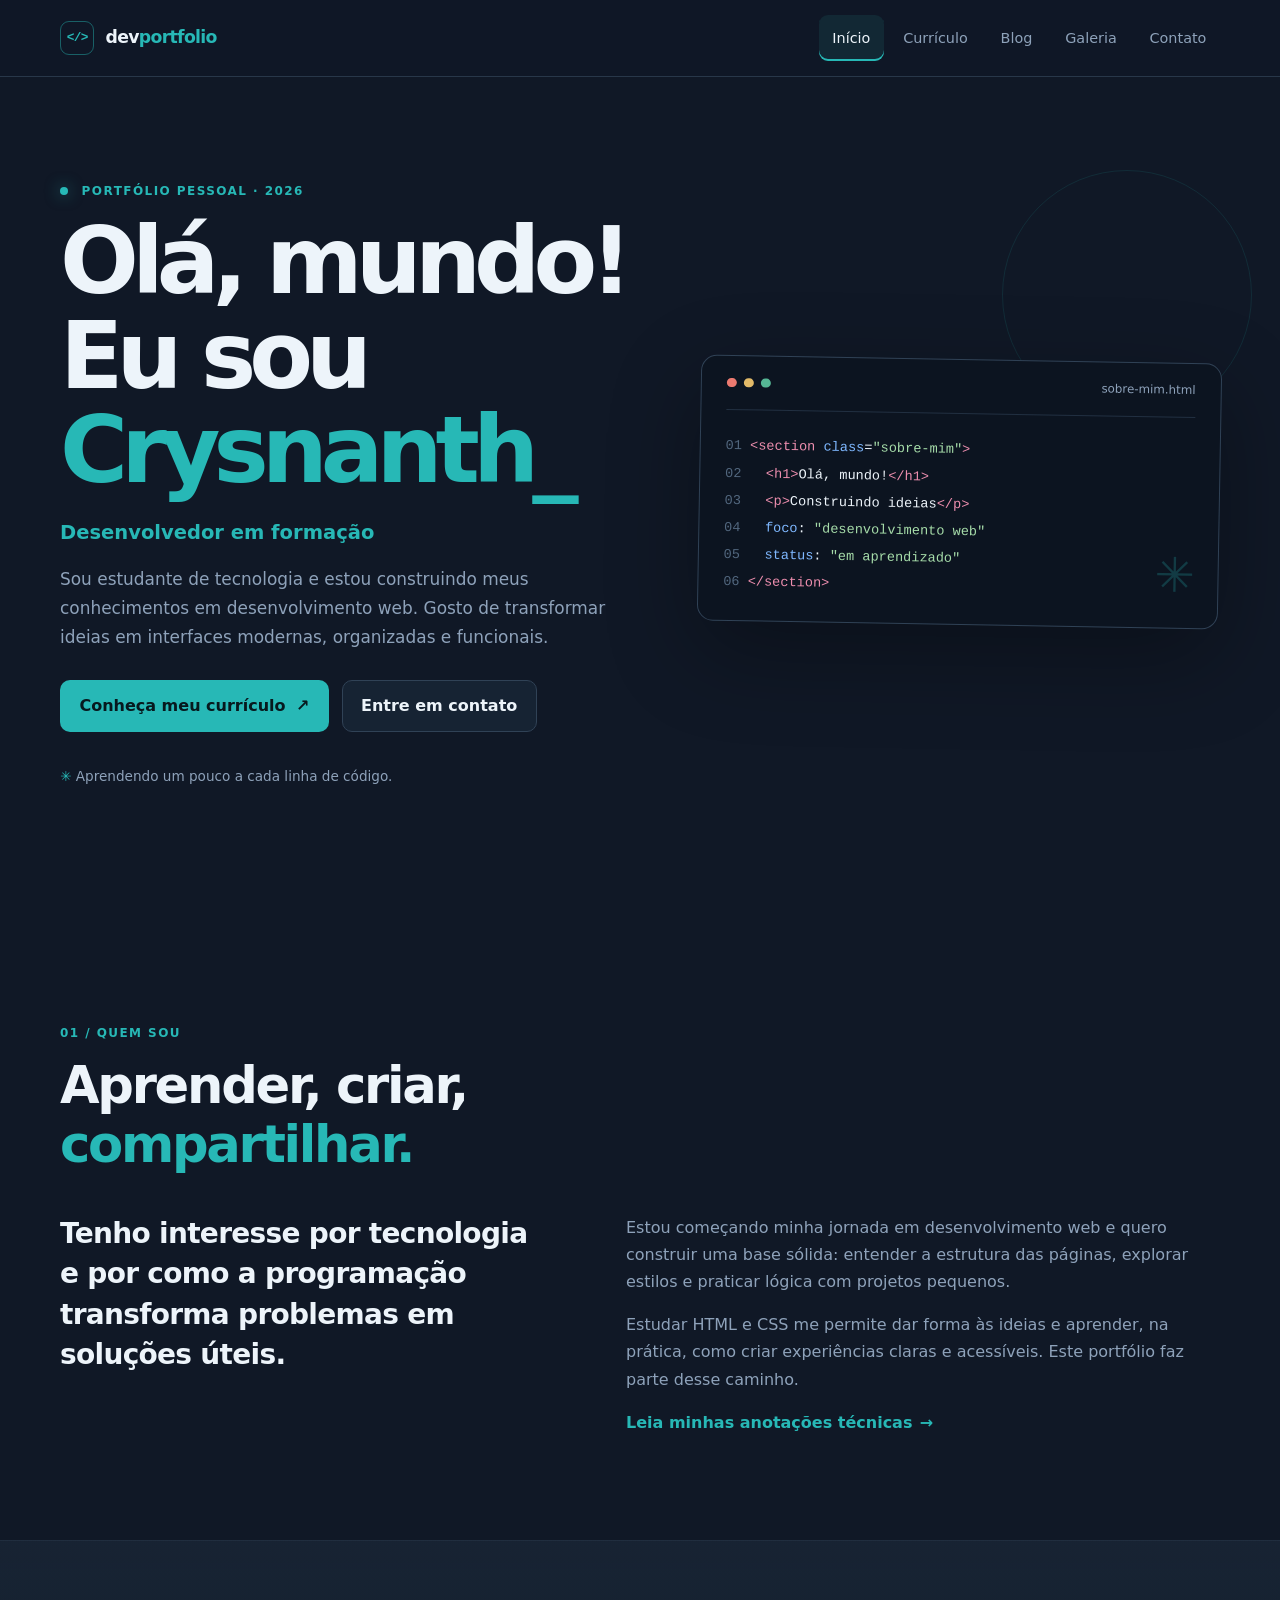
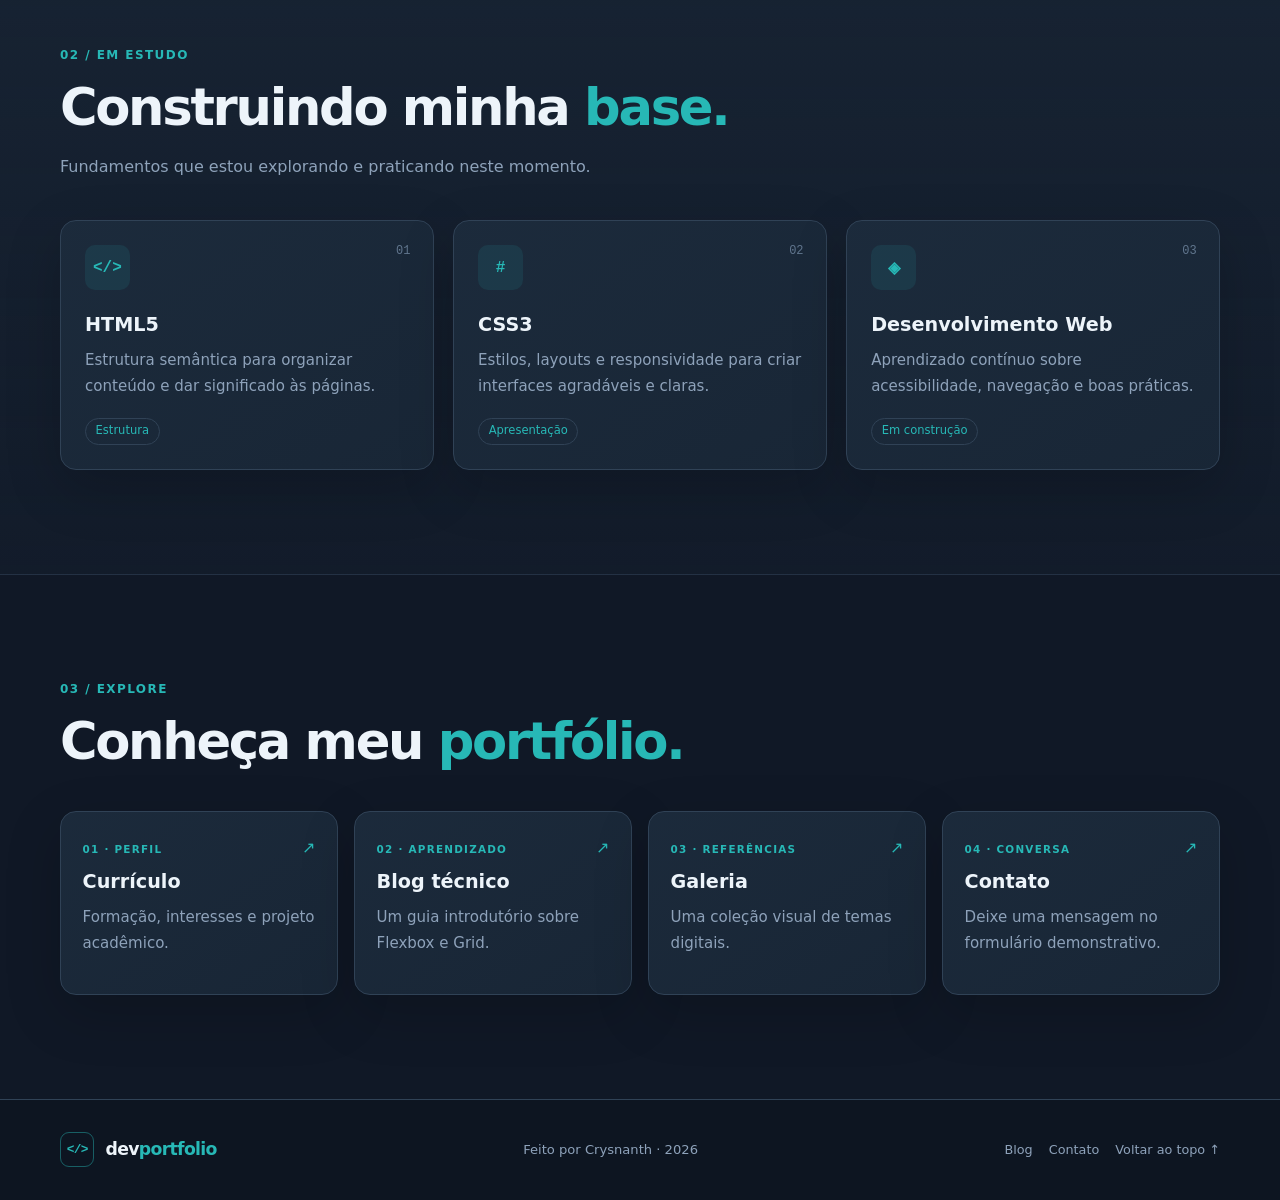
<file: index.html>
<!DOCTYPE html>
<html lang="pt-BR">
  <head>
    <meta charset="UTF-8">
    <meta name="viewport" content="width=device-width, initial-scale=1.0">
    <meta name="description" content="Portfólio pessoal de estudante de tecnologia e desenvolvimento web.">
    <title>Início | Dev Portfolio</title>
    <link rel="stylesheet" href="style.css">
  </head>
  <body>
    <a class="skip-link" href="#conteudo">Pular para o conteúdo</a>
    <header class="site-header">
      <div class="container header-inner">
        <a class="brand" href="index.html" aria-label="Dev Portfolio — página inicial"><span class="brand-mark">&lt;/&gt;</span><span>dev<span class="accent">portfolio</span></span></a>
        <nav aria-label="Navegação principal">
          <ul class="nav-list">
            <li><a href="index.html" aria-current="page">Início</a></li>
            <li><a href="curriculo.html">Currículo</a></li>
            <li><a href="blog.html">Blog</a></li>
            <li><a href="fotos.html">Galeria</a></li>
            <li><a href="contato.html">Contato</a></li>
          </ul>
        </nav>
      </div>
    </header>
    <main id="conteudo">
      <section class="hero container">
        <div class="hero-copy">
          <p class="eyebrow"><span class="status-dot"></span> Portfólio pessoal · 2026</p>
          <h1>Olá, mundo!<br>Eu sou <span class="accent">Crysnanth</span><span class="cursor" aria-hidden="true">_</span></h1>
          <p class="hero-role">Desenvolvedor em formação</p>
          <p class="hero-intro">Sou estudante de tecnologia e estou construindo meus conhecimentos em desenvolvimento web. Gosto de transformar ideias em interfaces modernas, organizadas e funcionais.</p>
          <div class="button-row"><a class="btn btn-primary" href="curriculo.html">Conheça meu currículo <span aria-hidden="true">↗</span></a><a class="btn btn-secondary" href="contato.html">Entre em contato</a></div>
          <p class="hero-note"><span aria-hidden="true">✳</span> Aprendendo um pouco a cada linha de código.</p>
        </div>
        <div class="code-window" aria-label="Decoração em formato de editor de código">
          <div class="window-bar"><span></span><span></span><span></span><small>sobre-mim.html</small></div>
          <pre><code><span class="code-muted">01</span> <span class="code-pink">&lt;section</span> <span class="code-blue">class</span>=<span class="code-green">"sobre-mim"</span><span class="code-pink">&gt;</span>
<span class="code-muted">02</span>   <span class="code-pink">&lt;h1&gt;</span>Olá, mundo!<span class="code-pink">&lt;/h1&gt;</span>
<span class="code-muted">03</span>   <span class="code-pink">&lt;p&gt;</span>Construindo ideias<span class="code-pink">&lt;/p&gt;</span>
<span class="code-muted">04</span>   <span class="code-blue">foco</span>: <span class="code-green">"desenvolvimento web"</span>
<span class="code-muted">05</span>   <span class="code-blue">status</span>: <span class="code-green">"em aprendizado"</span>
<span class="code-muted">06</span> <span class="code-pink">&lt;/section&gt;</span></code></pre>
          <span class="window-decoration" aria-hidden="true">✳</span>
        </div>
      </section>
      <section class="section container" id="sobre">
        <div class="section-heading">
          <p class="eyebrow">01 / Quem sou</p>
          <h2>Aprender, criar, <span class="accent">compartilhar.</span></h2>
        </div>
        <div class="about-layout">
          <p class="lead">Tenho interesse por tecnologia e por como a programação transforma problemas em soluções úteis.</p>
          <div class="about-copy">
            <p>Estou começando minha jornada em desenvolvimento web e quero construir uma base sólida: entender a estrutura das páginas, explorar estilos e praticar lógica com projetos pequenos.</p>
            <p>Estudar HTML e CSS me permite dar forma às ideias e aprender, na prática, como criar experiências claras e acessíveis. Este portfólio faz parte desse caminho.</p>
            <a class="text-link" href="blog.html">Leia minhas anotações técnicas <span aria-hidden="true">→</span></a>
          </div>
        </div>
      </section>
      <section class="section section-tinted">
        <div class="container">
          <div class="section-heading">
            <p class="eyebrow">02 / Em estudo</p>
            <h2>Construindo minha <span class="accent">base.</span></h2>
            <p class="section-description">Fundamentos que estou explorando e praticando neste momento.</p>
          </div>
          <div class="tech-grid">
            <article class="card tech-card">
              <span class="card-index">01</span>
              <div class="tech-icon" aria-hidden="true">&lt;/&gt;</div>
              <h3>HTML5</h3>
              <p>Estrutura semântica para organizar conteúdo e dar significado às páginas.</p>
              <span class="tag">Estrutura</span>
            </article>
            <article class="card tech-card">
              <span class="card-index">02</span>
              <div class="tech-icon" aria-hidden="true">#</div>
              <h3>CSS3</h3>
              <p>Estilos, layouts e responsividade para criar interfaces agradáveis e claras.</p>
              <span class="tag">Apresentação</span>
            </article>
            <article class="card tech-card">
              <span class="card-index">03</span>
              <div class="tech-icon" aria-hidden="true">◈</div>
              <h3>Desenvolvimento Web</h3>
              <p>Aprendizado contínuo sobre acessibilidade, navegação e boas práticas.</p>
              <span class="tag">Em construção</span>
            </article>
          </div>
        </div>
      </section>
      <section class="section container">
        <div class="section-heading">
          <p class="eyebrow">03 / Explore</p>
          <h2>Conheça meu <span class="accent">portfólio.</span></h2>
        </div>
        <div class="portfolio-grid"><a class="card portfolio-link" href="curriculo.html"><span class="link-icon" aria-hidden="true">↗</span><span class="eyebrow">01 · Perfil</span><h3>Currículo</h3><p>Formação, interesses e projeto acadêmico.</p></a><a class="card portfolio-link" href="blog.html"><span class="link-icon" aria-hidden="true">↗</span><span class="eyebrow">02 · Aprendizado</span><h3>Blog técnico</h3><p>Um guia introdutório sobre Flexbox e Grid.</p></a><a class="card portfolio-link" href="fotos.html"><span class="link-icon" aria-hidden="true">↗</span><span class="eyebrow">03 · Referências</span><h3>Galeria</h3><p>Uma coleção visual de temas digitais.</p></a><a class="card portfolio-link" href="contato.html"><span class="link-icon" aria-hidden="true">↗</span><span class="eyebrow">04 · Conversa</span><h3>Contato</h3><p>Deixe uma mensagem no formulário demonstrativo.</p></a></div>
      </section>
    </main>
    <footer class="site-footer">
      <div class="container footer-inner">
        <a class="brand" href="index.html"><span class="brand-mark">&lt;/&gt;</span><span>dev<span class="accent">portfolio</span></span></a>
        <p>Feito por Crysnanth · 2026</p>
        <nav aria-label="Links do rodapé"><a href="blog.html">Blog</a><a href="contato.html">Contato</a><a href="#conteudo">Voltar ao topo ↑</a></nav>
      </div>
    </footer>
  </body>
</html>
</file>
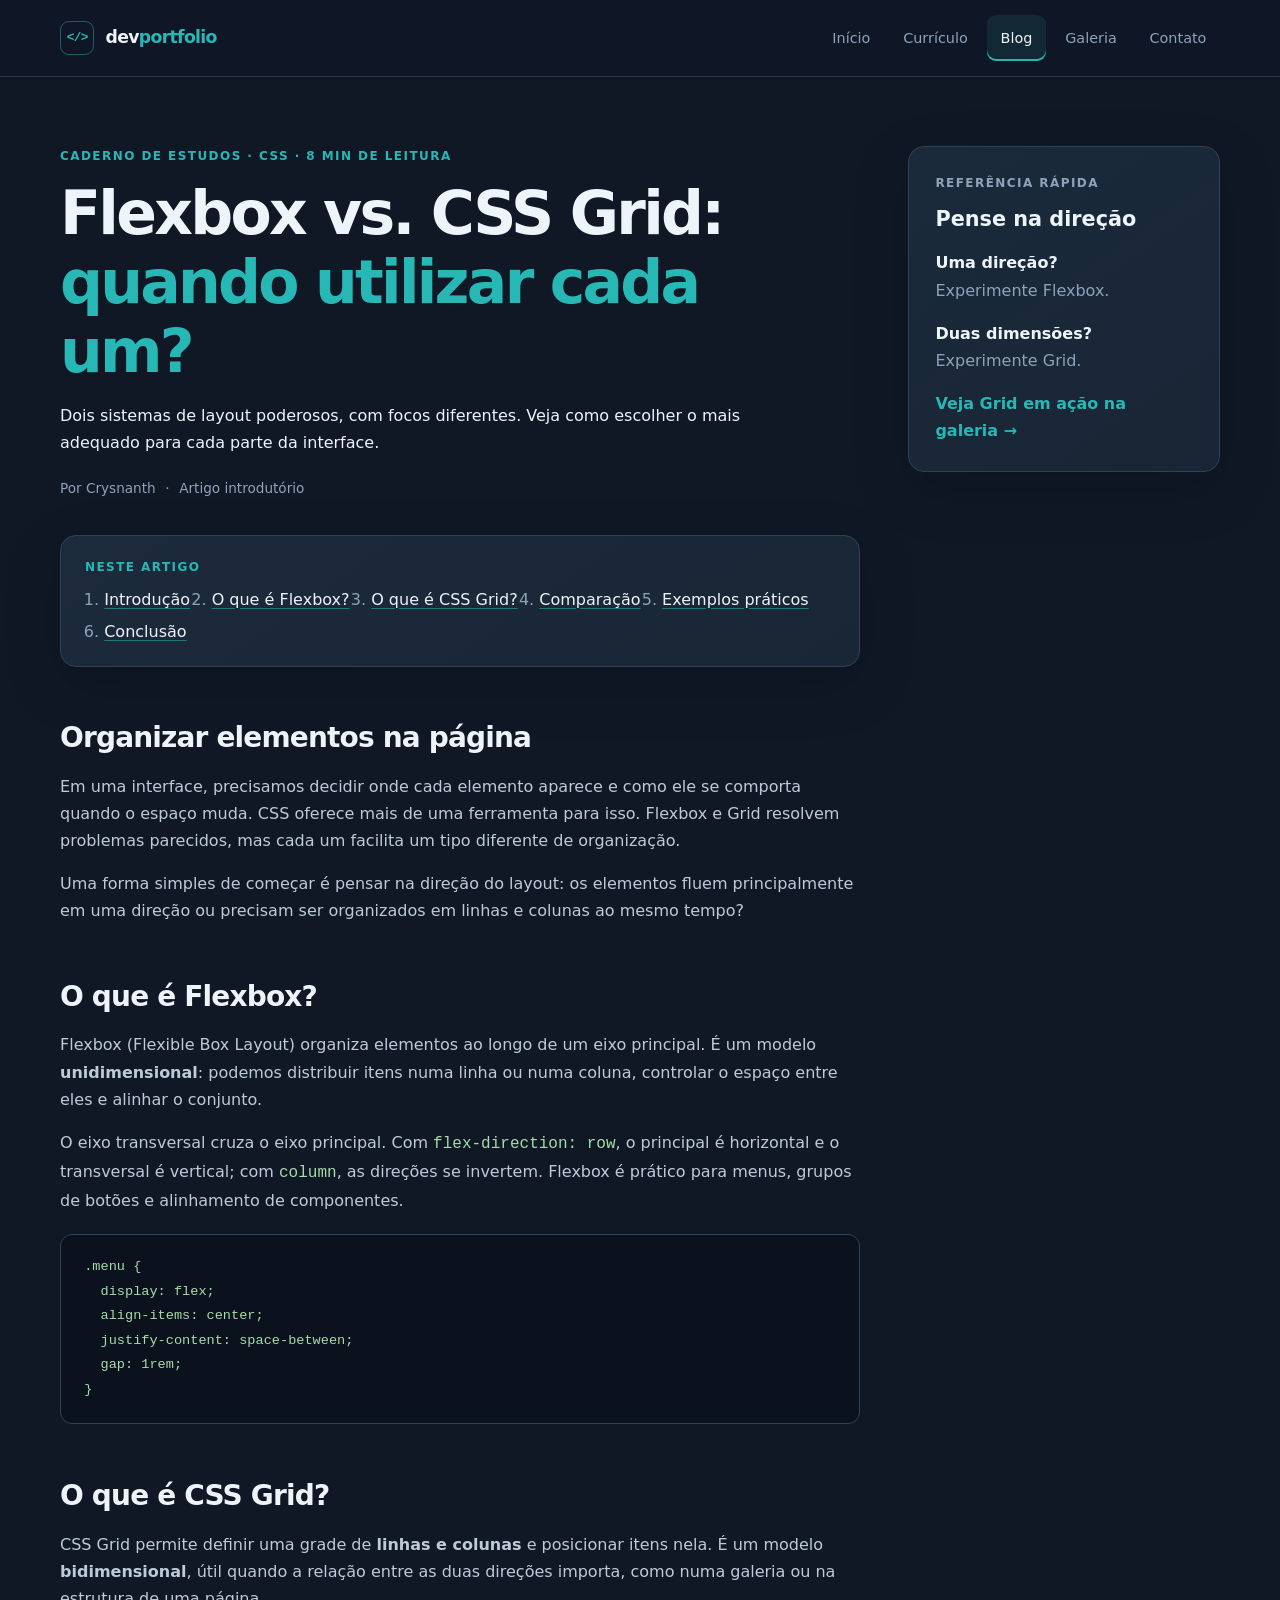
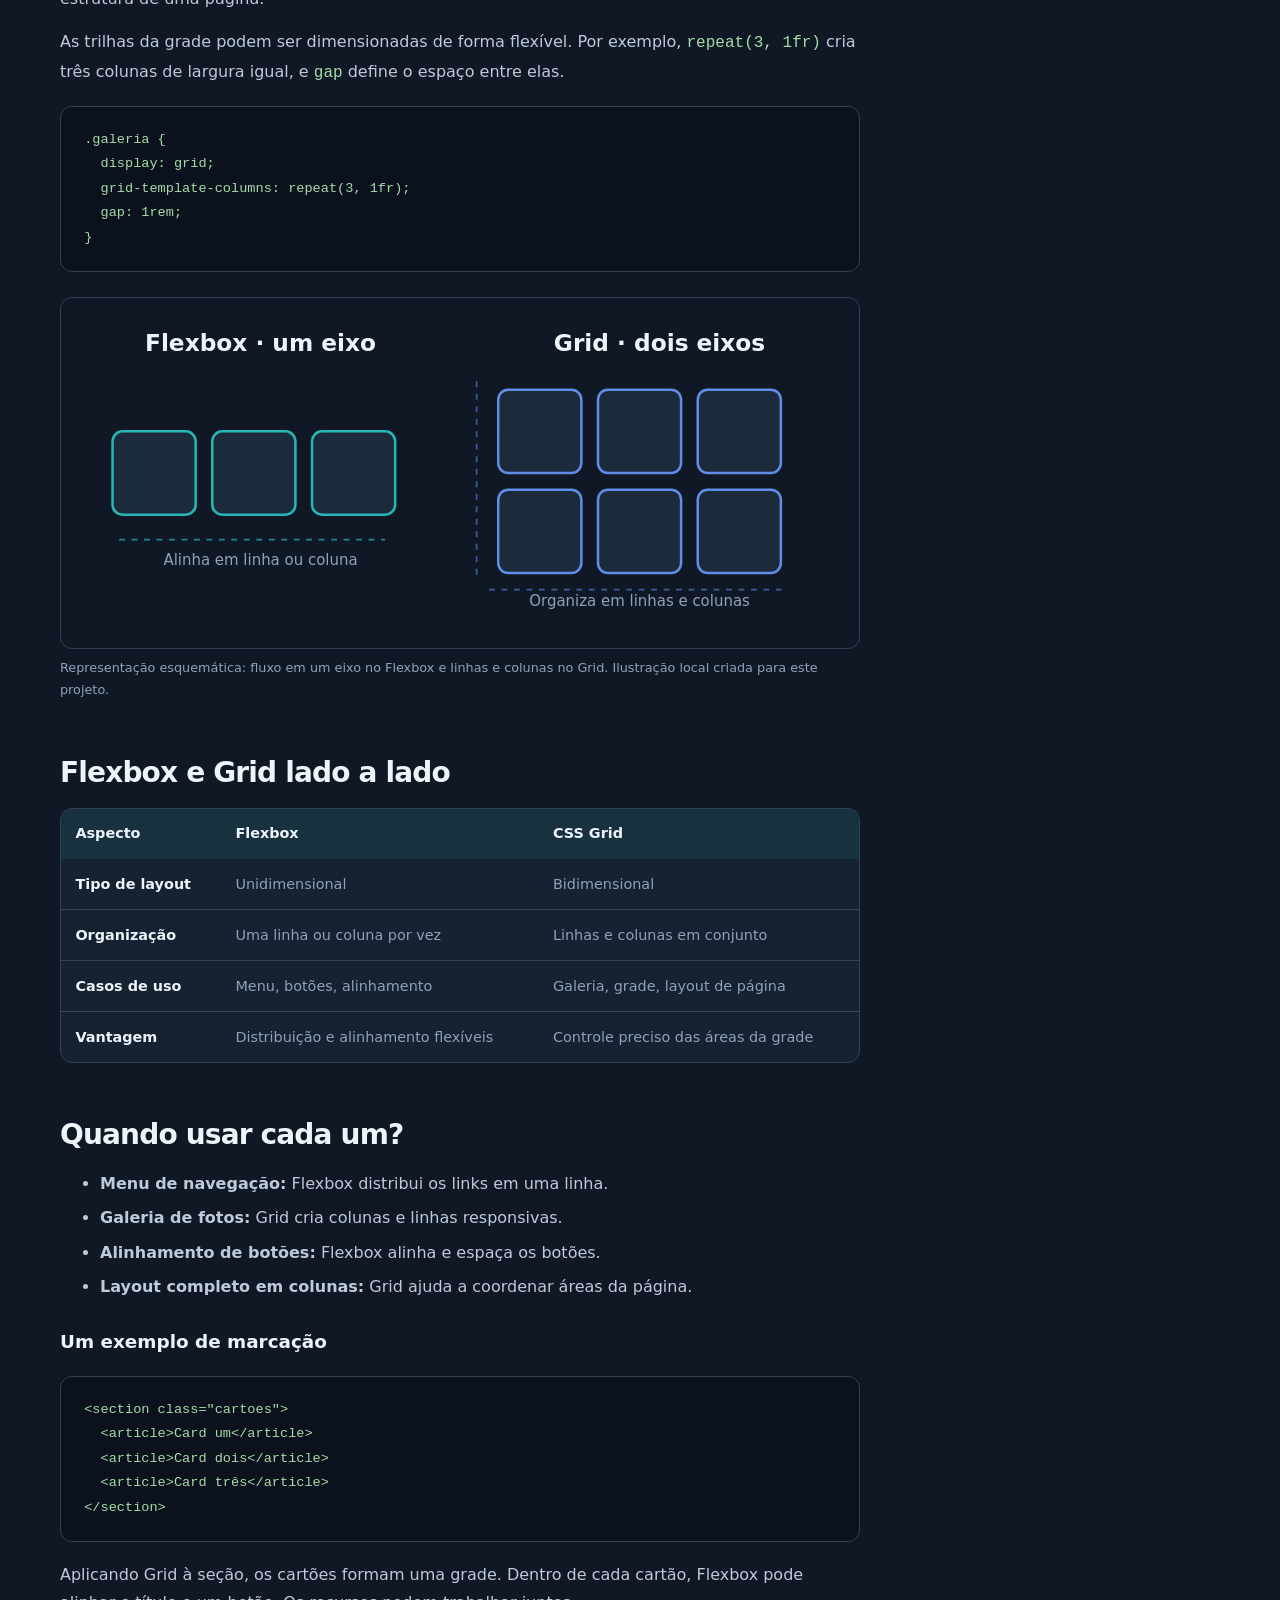
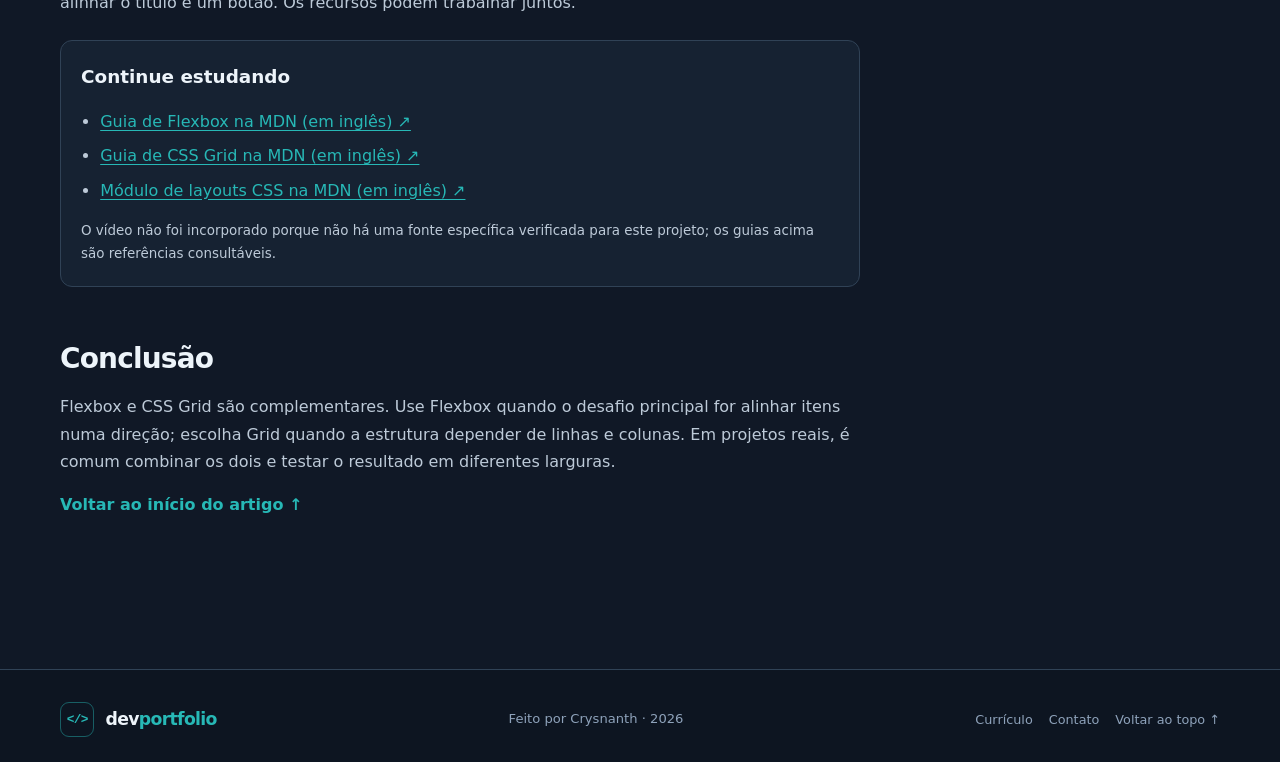
<file: blog.html>
<!DOCTYPE html>
<html lang="pt-BR">
  <head>
    <meta charset="UTF-8">
    <meta name="viewport" content="width=device-width, initial-scale=1.0">
    <meta name="description" content="Artigo introdutório sobre Flexbox e CSS Grid.">
    <title>Flexbox vs. CSS Grid | Dev Portfolio</title>
    <link rel="stylesheet" href="style.css">
  </head>
  <body>
    <a class="skip-link" href="#conteudo">Pular para o conteúdo</a>
    <header class="site-header">
      <div class="container header-inner">
        <a class="brand" href="index.html"><span class="brand-mark">&lt;/&gt;</span><span>dev<span class="accent">portfolio</span></span></a>
        <nav aria-label="Navegação principal">
          <ul class="nav-list">
            <li><a href="index.html">Início</a></li>
            <li><a href="curriculo.html">Currículo</a></li>
            <li><a href="blog.html" aria-current="page">Blog</a></li>
            <li><a href="fotos.html">Galeria</a></li>
            <li><a href="contato.html">Contato</a></li>
          </ul>
        </nav>
      </div>
    </header>
    <main id="conteudo" class="container page-main blog-layout">
      <article class="article">
        <header class="page-heading article-heading">
          <p class="eyebrow">Caderno de estudos · CSS · 8 min de leitura</p>
          <h1>Flexbox vs. CSS Grid: <span class="accent">quando utilizar cada um?</span></h1>
          <p>Dois sistemas de layout poderosos, com focos diferentes. Veja como escolher o mais adequado para cada parte da interface.</p>
          <div class="article-meta"><span>Por Crysnanth</span><span>·</span><span>Artigo introdutório</span></div>
        </header>
        <nav class="toc card" aria-label="Índice do artigo">
          <p class="eyebrow">Neste artigo</p>
          <ol>
            <li><a href="#introducao">Introdução</a></li>
            <li><a href="#flexbox">O que é Flexbox?</a></li>
            <li><a href="#grid">O que é CSS Grid?</a></li>
            <li><a href="#comparacao">Comparação</a></li>
            <li><a href="#exemplos">Exemplos práticos</a></li>
            <li><a href="#conclusao">Conclusão</a></li>
          </ol>
        </nav>
        <section id="introducao" class="article-section">
          <h2>Organizar elementos na página</h2>
          <p>Em uma interface, precisamos decidir onde cada elemento aparece e como ele se comporta quando o espaço muda. CSS oferece mais de uma ferramenta para isso. Flexbox e Grid resolvem problemas parecidos, mas cada um facilita um tipo diferente de organização.</p>
          <p>Uma forma simples de começar é pensar na direção do layout: os elementos fluem principalmente em uma direção ou precisam ser organizados em linhas e colunas ao mesmo tempo?</p>
        </section>
        <section id="flexbox" class="article-section">
          <h2>O que é Flexbox?</h2>
          <p>Flexbox (Flexible Box Layout) organiza elementos ao longo de um eixo principal. É um modelo <strong>unidimensional</strong>: podemos distribuir itens numa linha ou numa coluna, controlar o espaço entre eles e alinhar o conjunto.</p>
          <p>O eixo transversal cruza o eixo principal. Com <code>flex-direction: row</code>, o principal é horizontal e o transversal é vertical; com <code>column</code>, as direções se invertem. Flexbox é prático para menus, grupos de botões e alinhamento de componentes.</p>
          <pre><code>.menu {
  display: flex;
  align-items: center;
  justify-content: space-between;
  gap: 1rem;
}</code></pre>
        </section>
        <section id="grid" class="article-section">
          <h2>O que é CSS Grid?</h2>
          <p>CSS Grid permite definir uma grade de <strong>linhas e colunas</strong> e posicionar itens nela. É um modelo <strong>bidimensional</strong>, útil quando a relação entre as duas direções importa, como numa galeria ou na estrutura de uma página.</p>
          <p>As trilhas da grade podem ser dimensionadas de forma flexível. Por exemplo, <code>repeat(3, 1fr)</code> cria três colunas de largura igual, e <code>gap</code> define o espaço entre elas.</p>
          <pre><code>.galeria {
  display: grid;
  grid-template-columns: repeat(3, 1fr);
  gap: 1rem;
}</code></pre>
          <figure class="diagram-figure">
            <img
              src="imagens/flexbox-grid.svg"
              alt="Diagrama ilustrado que compara itens em uma linha Flexbox com cartões organizados em linhas e colunas no CSS Grid"
            >
            <figcaption>Representação esquemática: fluxo em um eixo no Flexbox e linhas e colunas no Grid. Ilustração local criada para este projeto.</figcaption>
          </figure>
        </section>
        <section id="comparacao" class="article-section">
          <h2>Flexbox e Grid lado a lado</h2>
          <div class="table-wrap">
            <table>
              <thead>
                <tr>
                  <th scope="col">Aspecto</th>
                  <th scope="col">Flexbox</th>
                  <th scope="col">CSS Grid</th>
                </tr>
              </thead>
              <tbody>
                <tr>
                  <th scope="row">Tipo de layout</th>
                  <td>Unidimensional</td>
                  <td>Bidimensional</td>
                </tr>
                <tr>
                  <th scope="row">Organização</th>
                  <td>Uma linha ou coluna por vez</td>
                  <td>Linhas e colunas em conjunto</td>
                </tr>
                <tr>
                  <th scope="row">Casos de uso</th>
                  <td>Menu, botões, alinhamento</td>
                  <td>Galeria, grade, layout de página</td>
                </tr>
                <tr>
                  <th scope="row">Vantagem</th>
                  <td>Distribuição e alinhamento flexíveis</td>
                  <td>Controle preciso das áreas da grade</td>
                </tr>
              </tbody>
            </table>
          </div>
        </section>
        <section id="exemplos" class="article-section">
          <h2>Quando usar cada um?</h2>
          <ul>
            <li><strong>Menu de navegação:</strong> Flexbox distribui os links em uma linha.</li>
            <li><strong>Galeria de fotos:</strong> Grid cria colunas e linhas responsivas.</li>
            <li><strong>Alinhamento de botões:</strong> Flexbox alinha e espaça os botões.</li>
            <li><strong>Layout completo em colunas:</strong> Grid ajuda a coordenar áreas da página.</li>
          </ul>
          <h3>Um exemplo de marcação</h3>
          <pre><code>&lt;section class="cartoes"&gt;
  &lt;article&gt;Card um&lt;/article&gt;
  &lt;article&gt;Card dois&lt;/article&gt;
  &lt;article&gt;Card três&lt;/article&gt;
&lt;/section&gt;</code></pre>
          <p>Aplicando Grid à seção, os cartões formam uma grade. Dentro de cada cartão, Flexbox pode alinhar o título e um botão. Os recursos podem trabalhar juntos.</p>
          <aside class="resource-box">
            <h3>Continue estudando</h3>
            <ul>
              <li><a
  href="https://developer.mozilla.org/en-US/docs/Web/CSS/CSS_flexible_box_layout"
  target="_blank"
  rel="noopener noreferrer"
>Guia de Flexbox na MDN (em inglês) ↗</a></li>
              <li><a
  href="https://developer.mozilla.org/en-US/docs/Web/CSS/CSS_grid_layout"
  target="_blank"
  rel="noopener noreferrer"
>Guia de CSS Grid na MDN (em inglês) ↗</a></li>
              <li><a
  href="https://developer.mozilla.org/en-US/docs/Learn_web_development/Core/CSS_layout"
  target="_blank"
  rel="noopener noreferrer"
>Módulo de layouts CSS na MDN (em inglês) ↗</a></li>
            </ul>
            <p>O vídeo não foi incorporado porque não há uma fonte específica verificada para este projeto; os guias acima são referências consultáveis.</p>
          </aside>
        </section>
        <section id="conclusao" class="article-section">
          <h2>Conclusão</h2>
          <p>Flexbox e CSS Grid são complementares. Use Flexbox quando o desafio principal for alinhar itens numa direção; escolha Grid quando a estrutura depender de linhas e colunas. Em projetos reais, é comum combinar os dois e testar o resultado em diferentes larguras.</p>
          <a class="text-link" href="#conteudo">Voltar ao início do artigo ↑</a>
        </section>
      </article>
      <aside class="article-aside">
        <div class="card">
          <p class="eyebrow">Referência rápida</p>
          <h2 class="small-heading">Pense na direção</h2>
          <p><strong>Uma direção?</strong><br>Experimente Flexbox.</p>
          <p><strong>Duas dimensões?</strong><br>Experimente Grid.</p>
          <a class="text-link" href="fotos.html">Veja Grid em ação na galeria →</a>
        </div>
      </aside>
    </main>
    <footer class="site-footer">
      <div class="container footer-inner">
        <a class="brand" href="index.html"><span class="brand-mark">&lt;/&gt;</span><span>dev<span class="accent">portfolio</span></span></a>
        <p>Feito por Crysnanth · 2026</p>
        <nav aria-label="Links do rodapé"><a href="curriculo.html">Currículo</a><a href="contato.html">Contato</a><a href="#conteudo">Voltar ao topo ↑</a></nav>
      </div>
    </footer>
  </body>
</html>
</file>
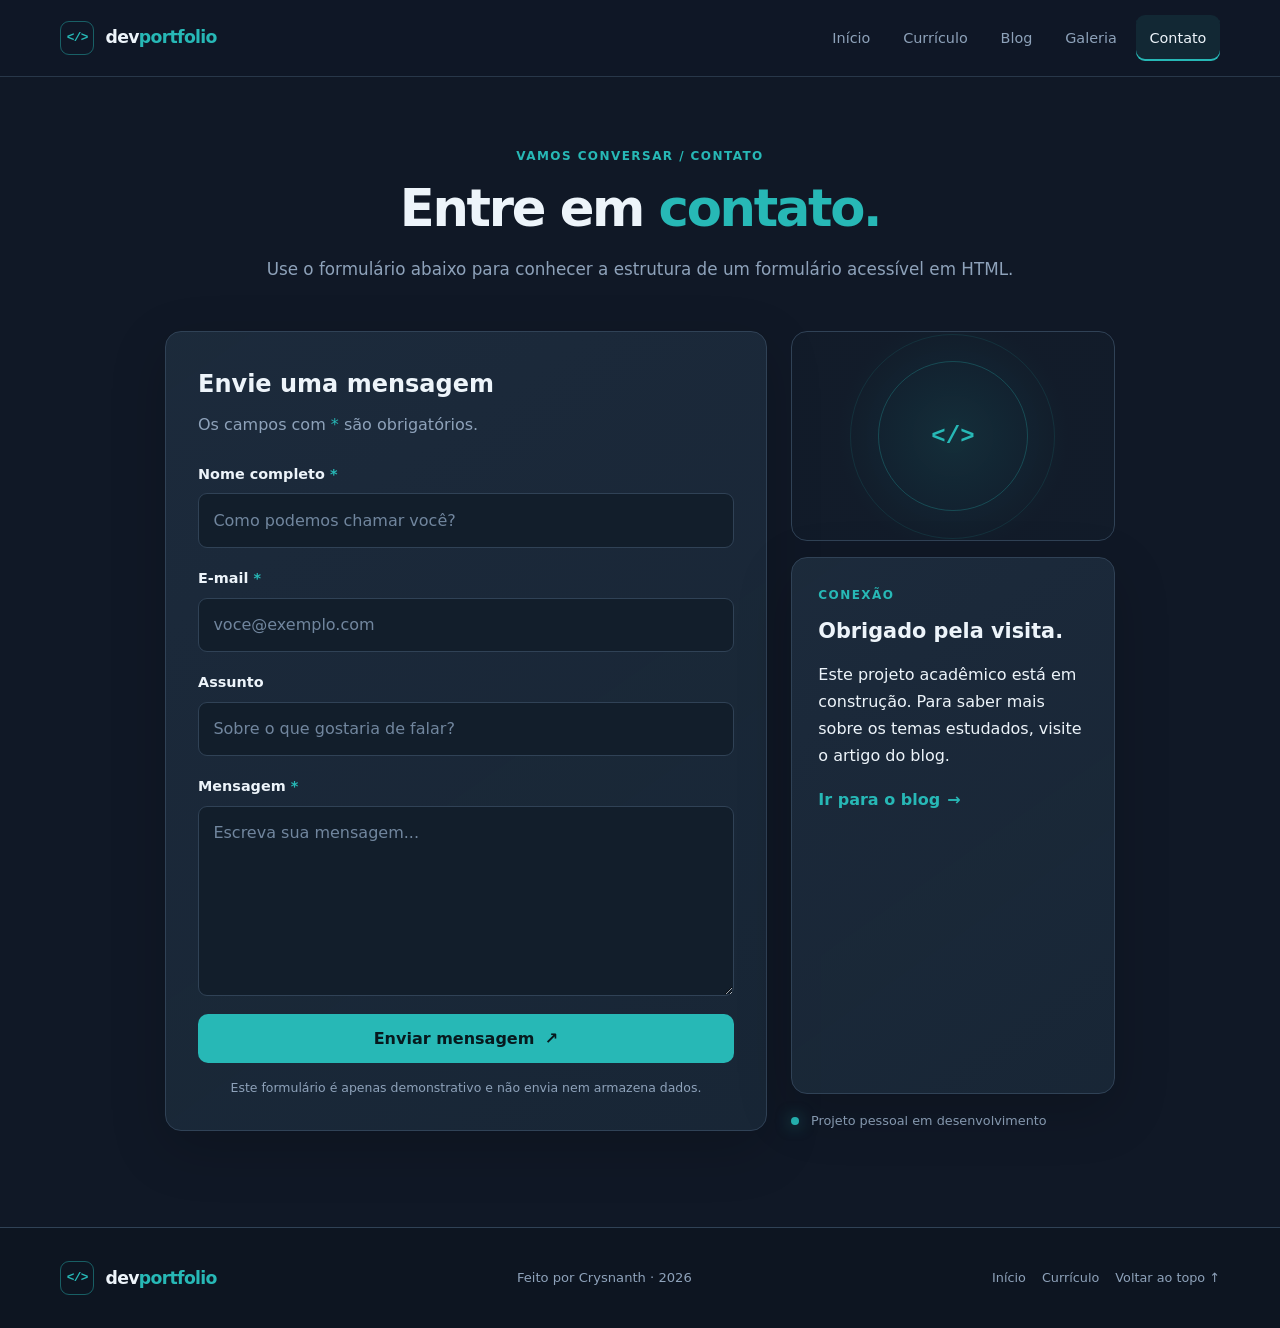
<file: contato.html>
<!DOCTYPE html>
<html lang="pt-BR">
  <head>
    <meta charset="UTF-8">
    <meta name="viewport" content="width=device-width, initial-scale=1.0">
    <meta name="description" content="Formulário demonstrativo de contato de Seu Nome.">
    <title>Contato | Dev Portfolio</title>
    <link rel="stylesheet" href="style.css">
  </head>
  <body>
    <a class="skip-link" href="#conteudo">Pular para o conteúdo</a>
    <header class="site-header">
      <div class="container header-inner">
        <a class="brand" href="index.html"><span class="brand-mark">&lt;/&gt;</span><span>dev<span class="accent">portfolio</span></span></a>
        <nav aria-label="Navegação principal">
          <ul class="nav-list">
            <li><a href="index.html">Início</a></li>
            <li><a href="curriculo.html">Currículo</a></li>
            <li><a href="blog.html">Blog</a></li>
            <li><a href="fotos.html">Galeria</a></li>
            <li><a href="contato.html" aria-current="page">Contato</a></li>
          </ul>
        </nav>
      </div>
    </header>
    <main id="conteudo" class="container page-main contact-main">
      <header class="page-heading">
        <p class="eyebrow">Vamos conversar / contato</p>
        <h1>Entre em <span class="accent">contato.</span></h1>
        <p>Use o formulário abaixo para conhecer a estrutura de um formulário acessível em HTML.</p>
      </header>
      <div class="contact-layout">
        <section class="card contact-form-card">
          <h2>Envie uma mensagem</h2>
          <p class="muted">Os campos com <span class="accent">*</span> são obrigatórios.</p>
          <form action="#" method="get">
            <div class="form-field">
              <label for="nome">Nome completo <span aria-hidden="true">*</span></label>
              <input
                type="text"
                id="nome"
                name="nome"
                autocomplete="name"
                placeholder="Como podemos chamar você?"
                required
              >
            </div>
            <div class="form-field">
              <label for="email">E-mail <span aria-hidden="true">*</span></label>
              <input
                type="email"
                id="email"
                name="email"
                autocomplete="email"
                placeholder="voce@exemplo.com"
                required
              >
            </div>
            <div class="form-field">
              <label for="assunto">Assunto</label>
              <input type="text" id="assunto" name="assunto" placeholder="Sobre o que gostaria de falar?">
            </div>
            <div class="form-field">
              <label for="mensagem">Mensagem <span aria-hidden="true">*</span></label>
              <textarea id="mensagem" name="mensagem" rows="6" placeholder="Escreva sua mensagem..." required></textarea>
            </div>
            <button class="btn btn-primary submit-button" type="button">Enviar mensagem <span aria-hidden="true">↗</span></button>
            <p class="form-note">Este formulário é apenas demonstrativo e não envia nem armazena dados.</p>
          </form>
        </section>
        <aside class="contact-aside">
          <div class="contact-orbit" aria-hidden="true"><span>&lt;/&gt;</span></div>
          <div class="card">
            <p class="eyebrow">Conexão</p>
            <h2 class="small-heading">Obrigado pela visita.</h2>
            <p>Este projeto acadêmico está em construção. Para saber mais sobre os temas estudados, visite o artigo do blog.</p>
            <a class="text-link" href="blog.html">Ir para o blog <span aria-hidden="true">→</span></a>
          </div>
          <div class="contact-aside-footer"><span class="status-dot"></span> Projeto pessoal em desenvolvimento</div>
        </aside>
      </div>
    </main>
    <footer class="site-footer">
      <div class="container footer-inner">
        <a class="brand" href="index.html"><span class="brand-mark">&lt;/&gt;</span><span>dev<span class="accent">portfolio</span></span></a>
        <p>Feito por Crysnanth · 2026</p>
        <nav aria-label="Links do rodapé"><a href="index.html">Início</a><a href="curriculo.html">Currículo</a><a href="#conteudo">Voltar ao topo ↑</a></nav>
      </div>
    </footer>
  </body>
</html>
</file>
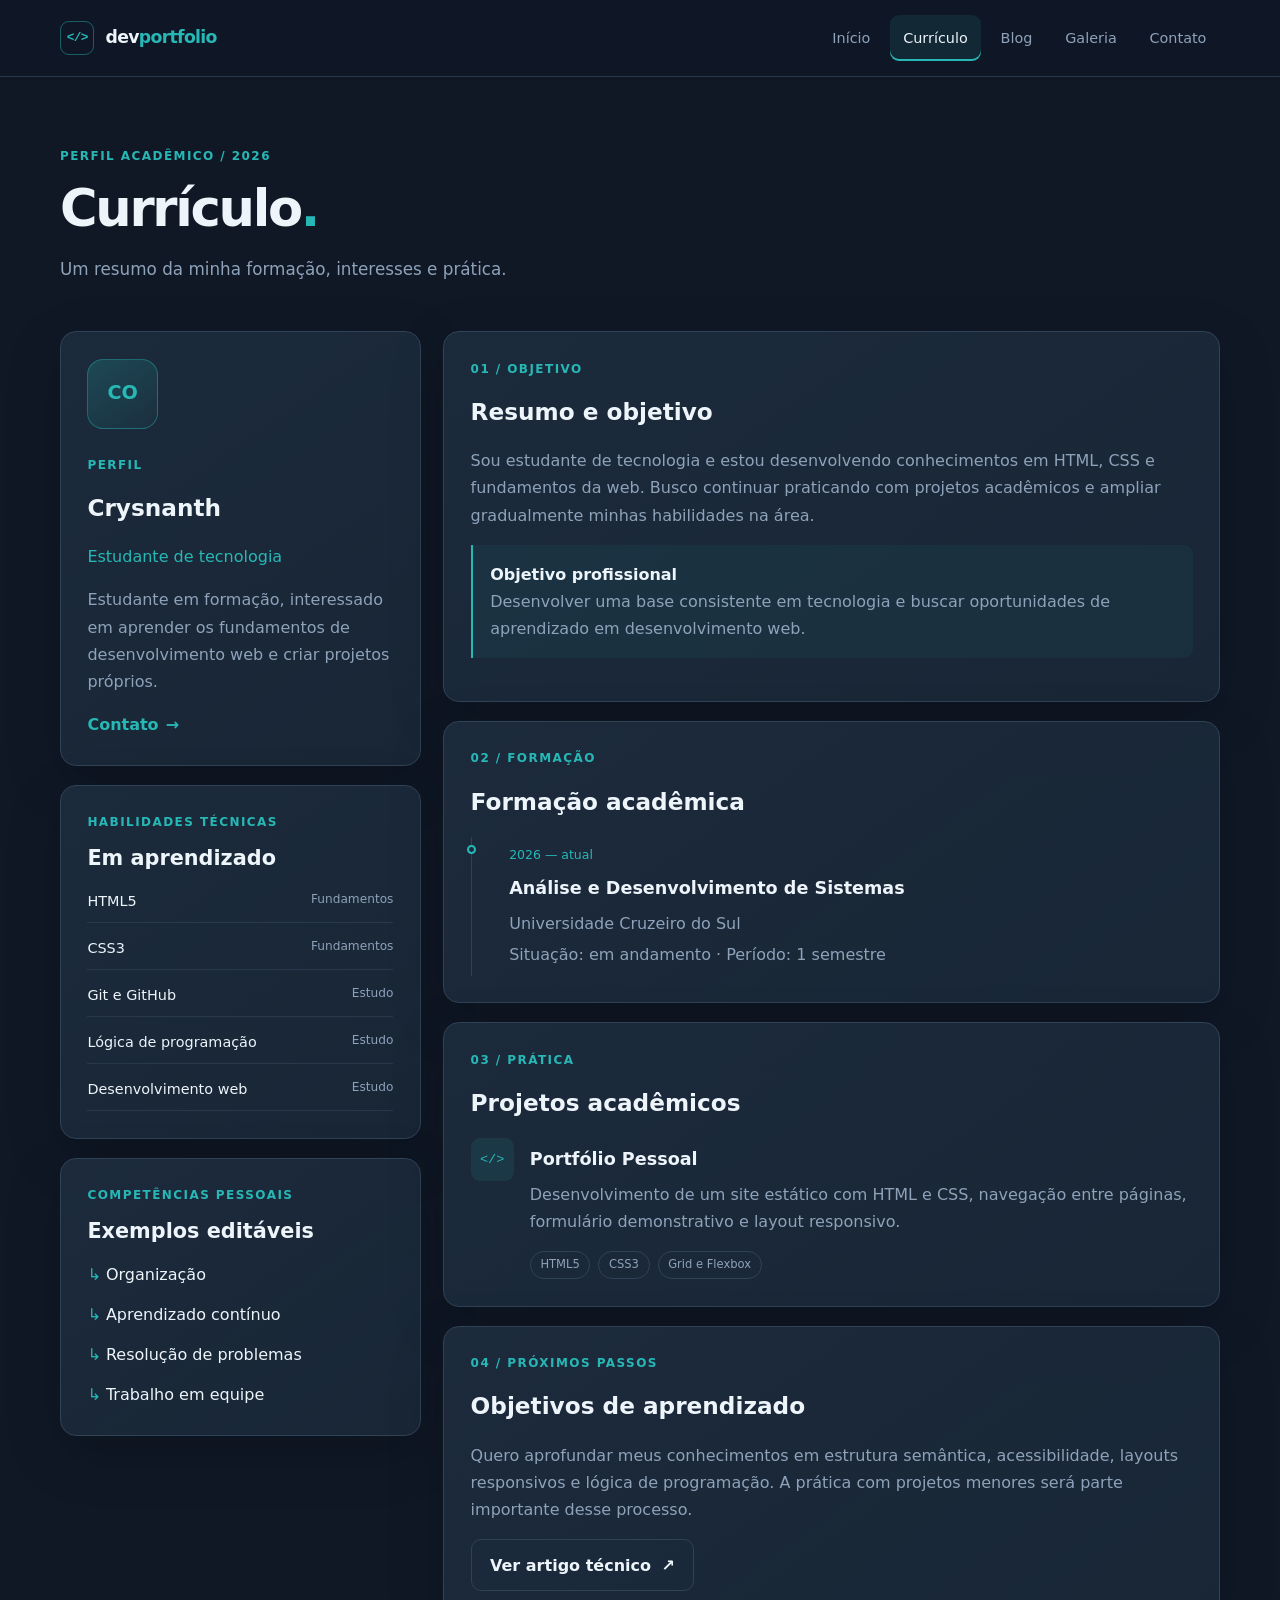
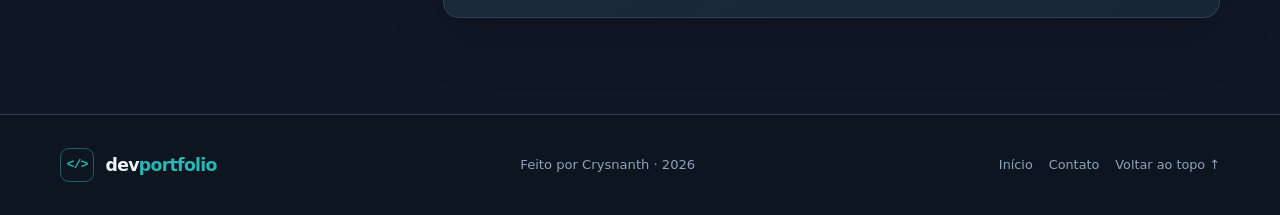
<file: curriculo.html>
<!DOCTYPE html>
<html lang="pt-BR">
  <head>
    <meta charset="UTF-8">
    <meta name="viewport" content="width=device-width, initial-scale=1.0">
    <meta name="description" content="Currículo acadêmico de Seu Nome.">
    <title>Currículo | Dev Portfolio</title>
    <link rel="stylesheet" href="style.css">
  </head>
  <body>
    <a class="skip-link" href="#conteudo">Pular para o conteúdo</a>
    <header class="site-header">
      <div class="container header-inner">
        <a class="brand" href="index.html"><span class="brand-mark">&lt;/&gt;</span><span>dev<span class="accent">portfolio</span></span></a>
        <nav aria-label="Navegação principal">
          <ul class="nav-list">
            <li><a href="index.html">Início</a></li>
            <li><a href="curriculo.html" aria-current="page">Currículo</a></li>
            <li><a href="blog.html">Blog</a></li>
            <li><a href="fotos.html">Galeria</a></li>
            <li><a href="contato.html">Contato</a></li>
          </ul>
        </nav>
      </div>
    </header>
    <main id="conteudo" class="container page-main">
      <header class="page-heading">
        <p class="eyebrow">Perfil acadêmico / 2026</p>
        <h1>Currículo<span class="accent">.</span></h1>
        <p>Um resumo da minha formação, interesses e prática.</p>
      </header>
      <div class="resume-layout">
        <aside class="resume-sidebar">
          <section class="card profile-card">
            <div class="avatar-placeholder" aria-hidden="true">CO</div>
            <p class="eyebrow">Perfil</p>
            <h2>Crysnanth</h2>
            <p class="accent-text">Estudante de tecnologia</p>
            <p>Estudante em formação, interessado em aprender os fundamentos de desenvolvimento web e criar projetos próprios.</p>
            <a class="text-link" href="contato.html">Contato <span aria-hidden="true">→</span></a>
          </section>
          <section class="card">
            <p class="eyebrow">Habilidades técnicas</p>
            <h2 class="small-heading">Em aprendizado</h2>
            <ul class="skill-list">
              <li>HTML5 <span>Fundamentos</span></li>
              <li>CSS3 <span>Fundamentos</span></li>
              <li>Git e GitHub <span>Estudo</span></li>
              <li>Lógica de programação <span>Estudo</span></li>
              <li>Desenvolvimento web <span>Estudo</span></li>
            </ul>
          </section>
          <section class="card">
            <p class="eyebrow">Competências pessoais</p>
            <h2 class="small-heading">Exemplos editáveis</h2>
            <ul class="plain-list">
              <li>Organização</li>
              <li>Aprendizado contínuo</li>
              <li>Resolução de problemas</li>
              <li>Trabalho em equipe</li>
            </ul>
          </section>
        </aside>
        <div class="resume-main">
          <section class="card resume-section">
            <p class="eyebrow">01 / Objetivo</p>
            <h2>Resumo e objetivo</h2>
            <p>Sou estudante de tecnologia e estou desenvolvendo conhecimentos em HTML, CSS e fundamentos da web. Busco continuar praticando com projetos acadêmicos e ampliar gradualmente minhas habilidades na área.</p>
            <p class="callout">
              <strong>Objetivo profissional</strong><br>
              Desenvolver uma base consistente em tecnologia e buscar oportunidades de aprendizado em desenvolvimento web.
            </p>
          </section>
          <section class="card resume-section">
            <p class="eyebrow">02 / Formação</p>
            <h2>Formação acadêmica</h2>
            <ol class="timeline">
              <li>
                <span class="timeline-date">2026 — atual</span>
                <h3>Análise e Desenvolvimento de Sistemas</h3>
                <p>Universidade Cruzeiro do Sul</p>
                <p class="muted">Situação: em andamento · Período: 1 semestre</p>
              </li>
            </ol>
          </section>
          <section class="card resume-section">
            <p class="eyebrow">03 / Prática</p>
            <h2>Projetos acadêmicos</h2>
            <article class="project-item">
              <span class="project-mark" aria-hidden="true">&lt;/&gt;</span>
              <div>
                <h3>Portfólio Pessoal</h3>
                <p>Desenvolvimento de um site estático com HTML e CSS, navegação entre páginas, formulário demonstrativo e layout responsivo.</p>
                <ul class="tag-list">
                  <li>HTML5</li>
                  <li>CSS3</li>
                  <li>Grid e Flexbox</li>
                </ul>
              </div>
            </article>
          </section>
          <section class="card resume-section">
            <p class="eyebrow">04 / Próximos passos</p>
            <h2>Objetivos de aprendizado</h2>
            <p>Quero aprofundar meus conhecimentos em estrutura semântica, acessibilidade, layouts responsivos e lógica de programação. A prática com projetos menores será parte importante desse processo.</p>
            <a class="btn btn-secondary" href="blog.html">Ver artigo técnico <span aria-hidden="true">↗</span></a>
          </section>
        </div>
      </div>
    </main>
    <footer class="site-footer">
      <div class="container footer-inner">
        <a class="brand" href="index.html">
          <span class="brand-mark">&lt;/&gt;</span>
          <span>dev<span class="accent">portfolio</span></span>
        </a>
        <p>Feito por Crysnanth · 2026</p>
        <nav aria-label="Links do rodapé">
          <a href="index.html">Início</a><a href="contato.html">Contato</a>
          <a href="#conteudo">Voltar ao topo ↑</a>
        </nav>
      </div>
    </footer>
  </body>
</html>
</file>
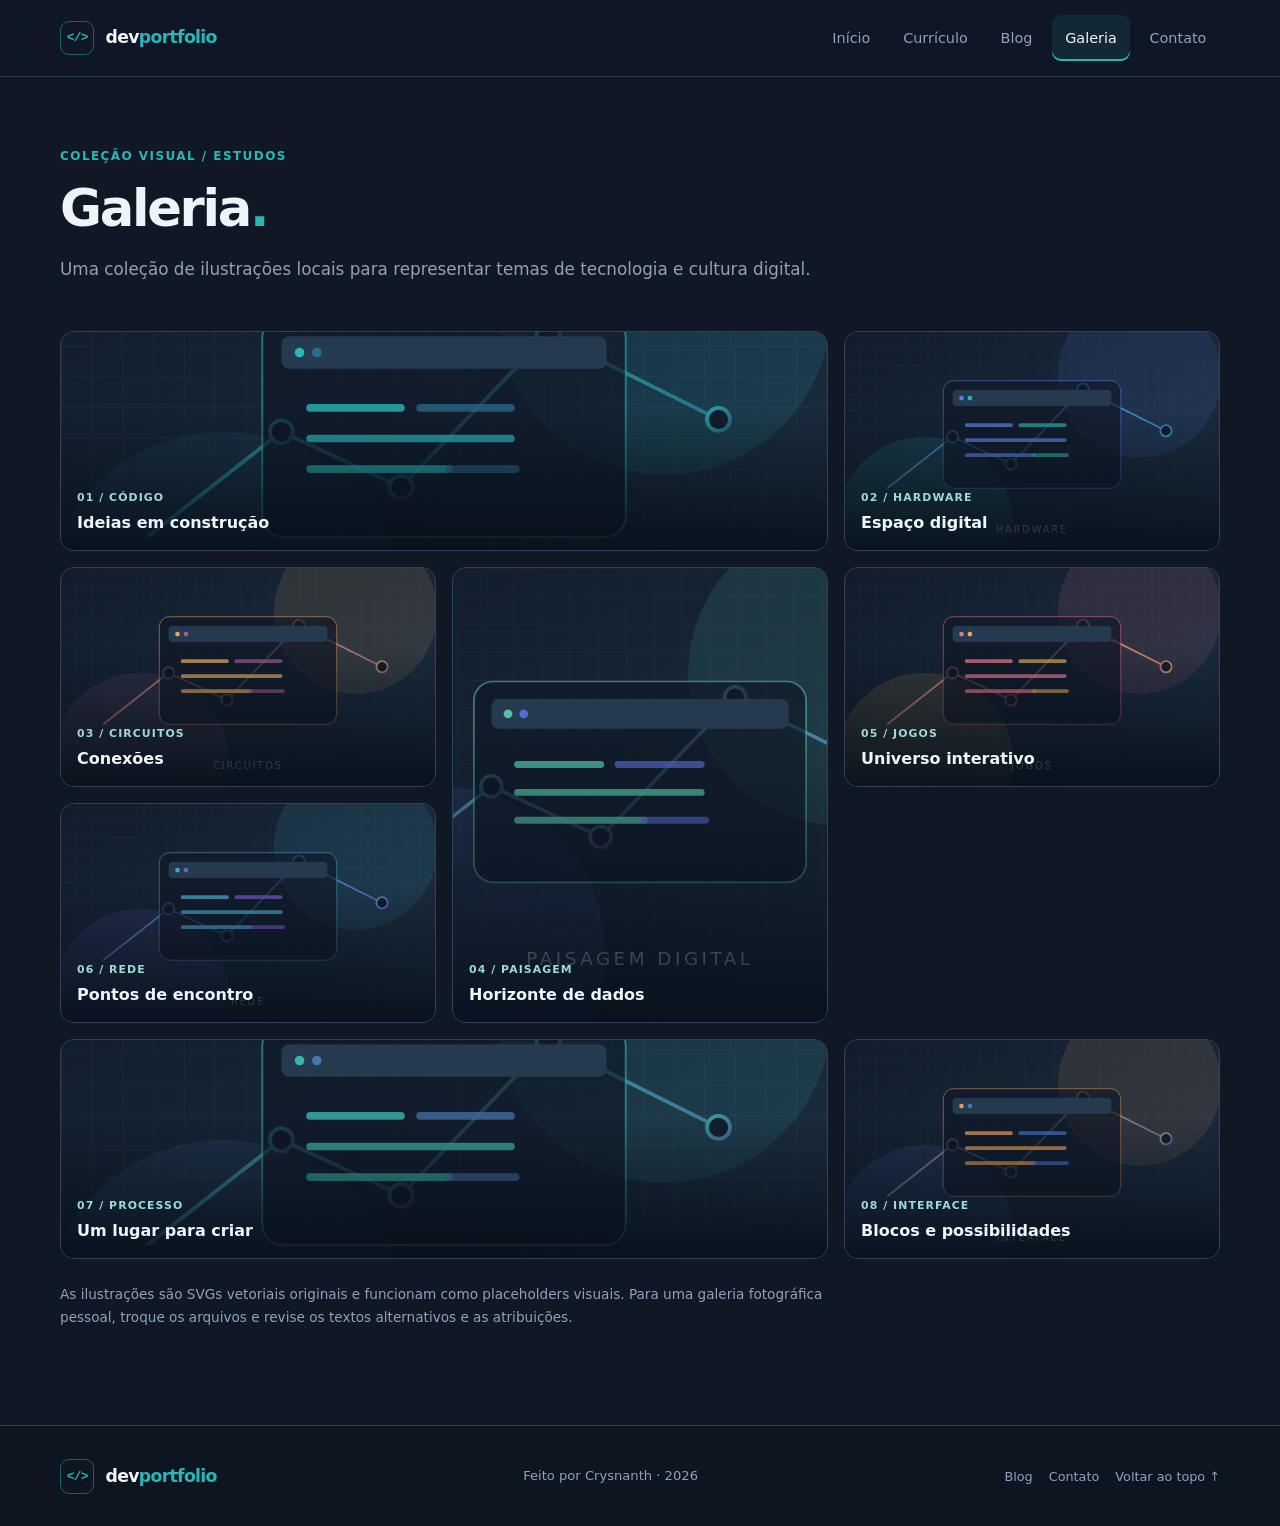
<file: fotos.html>
<!DOCTYPE html>
<html lang="pt-BR">
  <head>
    <meta charset="UTF-8">
    <meta name="viewport" content="width=device-width, initial-scale=1.0">
    <meta name="description" content="Galeria ilustrativa sobre tecnologia e cultura digital.">
    <title>Galeria | Dev Portfolio</title>
    <link rel="stylesheet" href="style.css">
  </head>
  <body>
    <a class="skip-link" href="#conteudo">Pular para o conteúdo</a>
    <header class="site-header">
      <div class="container header-inner">
        <a class="brand" href="index.html"><span class="brand-mark">&lt;/&gt;</span><span>dev<span class="accent">portfolio</span></span></a>
        <nav aria-label="Navegação principal">
          <ul class="nav-list">
            <li><a href="index.html">Início</a></li>
            <li><a href="curriculo.html">Currículo</a></li>
            <li><a href="blog.html">Blog</a></li>
            <li><a href="fotos.html" aria-current="page">Galeria</a></li>
            <li><a href="contato.html">Contato</a></li>
          </ul>
        </nav>
      </div>
    </header>
    <main id="conteudo" class="container page-main">
      <header class="page-heading">
        <p class="eyebrow">Coleção visual / estudos</p>
        <h1>Galeria<span class="accent">.</span></h1>
        <p>Uma coleção de ilustrações locais para representar temas de tecnologia e cultura digital.</p>
      </header>
      <section class="gallery-grid" aria-label="Galeria de tecnologia">
        <figure class="gallery-item gallery-wide">
          <img src="imagens/tema-01.svg" alt="Ilustração abstrata de uma janela de código em tons azul e turquesa">
          <figcaption><span>01 / Código</span><strong>Ideias em construção</strong></figcaption>
        </figure>
        <figure class="gallery-item">
          <img src="imagens/tema-02.svg" alt="Ilustração geométrica de um monitor de computador sobre fundo escuro">
          <figcaption><span>02 / Hardware</span><strong>Espaço digital</strong></figcaption>
        </figure>
        <figure class="gallery-item">
          <img src="imagens/tema-03.svg" alt="Ilustração abstrata de circuitos conectados em uma placa">
          <figcaption><span>03 / Circuitos</span><strong>Conexões</strong></figcaption>
        </figure>
        <figure class="gallery-item gallery-tall">
          <img src="imagens/tema-04.svg" alt="Ilustração de formas luminosas inspiradas em uma paisagem digital">
          <figcaption><span>04 / Paisagem</span><strong>Horizonte de dados</strong></figcaption>
        </figure>
        <figure class="gallery-item">
          <img
            src="imagens/tema-05.svg"
            alt="Ilustração colorida de controles e pixels inspirados em jogos digitais"
          >
          <figcaption><span>05 / Jogos</span><strong>Universo interativo</strong></figcaption>
        </figure>
        <figure class="gallery-item">
          <img src="imagens/tema-06.svg" alt="Ilustração abstrata de uma rede de pontos e linhas conectadas">
          <figcaption><span>06 / Rede</span><strong>Pontos de encontro</strong></figcaption>
        </figure>
        <figure class="gallery-item gallery-wide">
          <img
            src="imagens/tema-07.svg"
            alt="Ilustração minimalista de uma mesa de trabalho com computador e caderno"
          >
          <figcaption><span>07 / Processo</span><strong>Um lugar para criar</strong></figcaption>
        </figure>
        <figure class="gallery-item">
          <img src="imagens/tema-08.svg" alt="Ilustração abstrata de uma janela de navegador com cartões em grade">
          <figcaption><span>08 / Interface</span><strong>Blocos e possibilidades</strong></figcaption>
        </figure>
      </section>
      <p class="gallery-footnote">As ilustrações são SVGs vetoriais originais e funcionam como placeholders visuais. Para uma galeria fotográfica pessoal, troque os arquivos e revise os textos alternativos e as atribuições.</p>
    </main>
    <footer class="site-footer">
      <div class="container footer-inner">
        <a class="brand" href="index.html"><span class="brand-mark">&lt;/&gt;</span><span>dev<span class="accent">portfolio</span></span></a>
        <p>Feito por Crysnanth · 2026</p>
        <nav aria-label="Links do rodapé"><a href="blog.html">Blog</a><a href="contato.html">Contato</a><a href="#conteudo">Voltar ao topo ↑</a></nav>
      </div>
    </footer>
  </body>
</html>
</file>
<file: style.css>
/* 1. Variáveis e identidade visual */
:root {
  color-scheme: dark;
  --color-background: #101826;
  --color-surface: #1c2b3c;
  --color-surface-raised: #223448;
  --color-primary: #27b8b6;
  --color-text: #edf4fa;
  --color-muted: #8ea2ba;
  --color-border: #304256;
  --color-code: #0b121d;
  --content-width: 1160px;
  --radius: 16px;
  --shadow: 0 18px 55px rgba(0,0,0,.18);
}
/* 2. Reset básico */
*,*::before,*::after {
  box-sizing: border-box;
}
html {
  scroll-behavior: smooth;
  scroll-padding-top: 6rem;
}
body {
  margin: 0;
  background: var(--color-background);
  color: var(--color-text);
  font-family: system-ui,-apple-system,BlinkMacSystemFont,"Segoe UI",sans-serif;
  font-size: 1rem;
  line-height: 1.7;
}
img {
  display: block;
  max-width: 100%;
}
button,input,textarea {
  font: inherit;
}
a {
  color: inherit;
}
::selection {
  background: rgba(39,184,182,.35);
  color: var(--color-text);
}
/* 3. Estilos globais e layout */
.container {
  width: min(var(--content-width),calc(100% - 3rem));
  margin-inline: auto;
}
.accent {
  color: var(--color-primary);
}
.accent-text {
  color: var(--color-primary)!important;
}
.muted,.section-description {
  color: var(--color-muted);
}
.eyebrow {
  margin: 0 0 .8rem;
  color: var(--color-primary);
  font-size: .75rem;
  font-weight: 750;
  letter-spacing: .12em;
  text-transform: uppercase;
}
.section {
  padding-block: 6.5rem;
}
.section-tinted {
  background: linear-gradient(180deg,rgba(28,43,60,.58),rgba(28,43,60,.18));
  border-block: 1px solid rgba(48,66,86,.48);
}
.section-heading {
  max-width: 690px;
  margin-bottom: 2.5rem;
}
.section-heading h2,.page-heading h1 {
  margin: 0;
  font-size: clamp(2rem,4vw,3.25rem);
  line-height: 1.15;
  letter-spacing: -.045em;
}
.section-heading>p:last-child {
  color: var(--color-muted);
}
.lead {
  font-size: clamp(1.3rem,2.2vw,1.75rem);
  line-height: 1.45;
  font-weight: 550;
  letter-spacing: -.025em;
}
.card {
  position: relative;
  padding: 1.65rem;
  background: linear-gradient(145deg,rgba(28,43,60,.96),rgba(25,39,55,.92));
  border: 1px solid var(--color-border);
  border-radius: var(--radius);
  box-shadow: var(--shadow);
}
.small-heading {
  margin: .3rem 0 1rem;
  font-size: 1.3rem;
  line-height: 1.3;
}
.skip-link {
  position: absolute;
  z-index: 10;
  left: 1rem;
  top: -5rem;
  padding: .7rem 1rem;
  background: var(--color-primary);
  color: #08141e;
  border-radius: 8px;
}
.skip-link:focus {
  top: 1rem;
}
/* 4. Cabeçalho e navegação */
.site-header {
  position: sticky;
  z-index: 5;
  top: 0;
  background: rgba(16,24,38,.92);
  backdrop-filter: blur(14px);
  border-bottom: 1px solid rgba(48,66,86,.75);
}
.header-inner {
  min-height: 76px;
  display: flex;
  align-items: center;
  justify-content: space-between;
  gap: 2rem;
}
.brand {
  display: inline-flex;
  align-items: center;
  gap: .7rem;
  text-decoration: none;
  font-size: 1.08rem;
  font-weight: 750;
  letter-spacing: -.04em;
  white-space: nowrap;
}
.brand-mark {
  display: grid;
  place-items: center;
  width: 2.15rem;
  height: 2.15rem;
  border: 1px solid rgba(39,184,182,.45);
  border-radius: 9px;
  color: var(--color-primary);
  font-family: ui-monospace,monospace;
  font-size: .8rem;
}
.nav-list {
  display: flex;
  align-items: center;
  gap: .35rem;
  margin: 0;
  padding: 0;
  list-style: none;
}
.nav-list a {
  display: block;
  padding: .65rem .85rem;
  color: var(--color-muted);
  font-size: .9rem;
  text-decoration: none;
  border-radius: 9px;
  transition: color .18s ease,background .18s ease;
}
.nav-list a:hover,.nav-list a[aria-current="page"] {
  color: var(--color-text);
  background: rgba(39,184,182,.1);
}
.nav-list a[aria-current="page"] {
  box-shadow: inset 0 -2px var(--color-primary);
}
/* 5. Botões e links */
.btn {
  display: inline-flex;
  align-items: center;
  justify-content: center;
  gap: .65rem;
  min-height: 48px;
  padding: .7rem 1.15rem;
  border: 1px solid transparent;
  border-radius: 10px;
  font-weight: 700;
  text-decoration: none;
  transition: transform .18s ease,background .18s ease,border-color .18s ease,color .18s ease;
  cursor: pointer;
}
.btn:hover {
  transform: translateY(-2px);
}
.btn-primary {
  background: var(--color-primary);
  color: #07191e;
}
.btn-primary:hover {
  background: #52d0c9;
}
.btn-secondary {
  border-color: var(--color-border);
  background: rgba(28,43,60,.6);
  color: var(--color-text);
}
.btn-secondary:hover {
  border-color: var(--color-primary);
  background: rgba(39,184,182,.08);
}
.text-link {
  display: inline-flex;
  gap: .45rem;
  align-items: center;
  color: var(--color-primary);
  font-weight: 700;
  text-decoration: none;
}
.text-link:hover {
  text-decoration: underline;
  text-underline-offset: 4px;
}
:focus-visible {
  outline: 3px solid #84eee1;
  outline-offset: 4px;
  border-radius: 4px;
}
/* 6. Página inicial */
.hero {
  position: relative;
  display: grid;
  grid-template-columns: minmax(0,1.05fr) minmax(340px,.95fr);
  align-items: center;
  gap: 4rem;
  padding-block: 6.5rem 7.3rem;
  min-height: 600px;
}
.hero::before {
  position: absolute;
  top: 11%;
  right: -2rem;
  width: 250px;
  height: 250px;
  border: 1px solid rgba(39,184,182,.12);
  border-radius: 50%;
  content: "";
  pointer-events: none;
}
.hero-copy {
  position: relative;
  z-index: 1;
}
.status-dot {
  display: inline-block;
  width: .5rem;
  height: .5rem;
  margin-right: .5rem;
  border-radius: 50%;
  background: var(--color-primary);
  box-shadow: 0 0 15px rgba(39,184,182,.6);
}
.hero h1 {
  margin: .3rem 0 1.1rem;
  font-size: clamp(3.2rem,7.3vw,5.8rem);
  line-height: 1.02;
  letter-spacing: -.075em;
}
.cursor {
  color: var(--color-primary);
}
.hero-role {
  margin: 0;
  color: var(--color-primary);
  font-size: 1.22rem;
  font-weight: 650;
}
.hero-intro {
  max-width: 580px;
  margin: 1rem 0 1.8rem;
  color: var(--color-muted);
  font-size: 1.06rem;
}
.button-row {
  display: flex;
  flex-wrap: wrap;
  gap: .8rem;
}
.hero-note {
  margin-top: 2.1rem;
  color: var(--color-muted);
  font-size: .85rem;
}
.hero-note span {
  color: var(--color-primary);
}
.code-window {
  position: relative;
  overflow: hidden;
  padding: 0 1.55rem 1.5rem;
  background: #0c1420;
  border: 1px solid var(--color-border);
  border-radius: 16px;
  box-shadow: 0 30px 90px rgba(0,0,0,.32);
  transform: rotate(1deg);
}
.window-bar {
  height: 54px;
  display: flex;
  align-items: center;
  gap: .45rem;
  border-bottom: 1px solid rgba(48,66,86,.62);
}
.window-bar>span {
  width: .62rem;
  height: .62rem;
  background: #42566b;
  border-radius: 50%;
}
.window-bar>span:first-child {
  background: #ec7a70;
}
.window-bar>span:nth-child(2) {
  background: #e2ba68;
}
.window-bar>span:nth-child(3) {
  background: #56b795;
}
.window-bar small {
  margin-left: auto;
  color: var(--color-muted);
  font-size: .74rem;
}
.code-window pre {
  margin: 1.4rem 0 0;
  overflow: auto;
  font: .85rem/2 ui-monospace,SFMono-Regular,Consolas,monospace;
}
.code-muted {
  color: #52677e;
}
.code-pink {
  color: #ed8eae;
}
.code-blue {
  color: #7fb8ff;
}
.code-green {
  color: #a6dca9;
}
.window-decoration {
  position: absolute;
  right: 1.4rem;
  bottom: .7rem;
  color: rgba(39,184,182,.24);
  font-size: 3rem;
}
.about-layout {
  display: grid;
  grid-template-columns: .9fr 1.1fr;
  gap: 5rem;
  align-items: start;
}
.about-layout .lead {
  margin: 0;
}
.about-copy p {
  margin-top: 0;
  color: var(--color-muted);
}
.tech-grid {
  display: grid;
  grid-template-columns: repeat(3,minmax(0,1fr));
  gap: 1.2rem;
}
.tech-card {
  min-height: 250px;
  padding: 1.5rem;
  transition: transform .2s ease,border-color .2s ease;
}
.tech-card:hover {
  transform: translateY(-4px);
  border-color: rgba(39,184,182,.65);
}
.card-index {
  position: absolute;
  top: 1.4rem;
  right: 1.4rem;
  color: #61768e;
  font: .75rem ui-monospace,monospace;
}
.tech-icon {
  display: grid;
  place-items: center;
  width: 2.8rem;
  height: 2.8rem;
  margin-bottom: 1.2rem;
  border-radius: 10px;
  background: rgba(39,184,182,.11);
  color: var(--color-primary);
  font: 700 1rem ui-monospace,monospace;
}
.tech-card h3,.portfolio-link h3 {
  margin: .3rem 0;
  font-size: 1.2rem;
}
.tech-card p,.portfolio-link p {
  margin: .4rem 0 1rem;
  color: var(--color-muted);
  font-size: .94rem;
}
.tag {
  display: inline-flex;
  padding: .18rem .6rem;
  border: 1px solid var(--color-border);
  border-radius: 99px;
  color: var(--color-primary);
  font-size: .72rem;
}
.portfolio-grid {
  display: grid;
  grid-template-columns: repeat(4,minmax(0,1fr));
  gap: 1rem;
}
.portfolio-link {
  display: block;
  padding: 1.35rem;
  text-decoration: none;
  transition: transform .2s ease,border-color .2s ease;
}
.portfolio-link:hover {
  transform: translateY(-4px);
  border-color: var(--color-primary);
}
.portfolio-link .eyebrow {
  margin-bottom: .35rem;
  font-size: .65rem;
}
.link-icon {
  position: absolute;
  top: 1.35rem;
  right: 1.35rem;
  color: var(--color-primary);
}
/* 7. Currículo */
.page-main {
  padding-block: 4.3rem 6rem;
}
.page-heading {
  max-width: 760px;
  margin-bottom: 3rem;
}
.page-heading>p:last-child {
  color: var(--color-muted);
  font-size: 1.05rem;
}
.resume-layout {
  display: grid;
  grid-template-columns: minmax(260px,.72fr) minmax(0,1.55fr);
  align-items: start;
  gap: 1.4rem;
}
.resume-sidebar,.resume-main {
  display: grid;
  gap: 1.2rem;
}
.profile-card {
  overflow: hidden;
}
.avatar-placeholder {
  display: grid;
  place-items: center;
  width: 4.4rem;
  height: 4.4rem;
  margin-bottom: 1.6rem;
  border: 1px solid rgba(39,184,182,.4);
  border-radius: 16px;
  background: linear-gradient(145deg,rgba(39,184,182,.22),rgba(39,184,182,.04));
  color: var(--color-primary);
  font-weight: 800;
  font-size: 1.2rem;
}
.profile-card h2 {
  margin: 0;
  font-size: 1.45rem;
}
.profile-card>p:not(.eyebrow) {
  color: var(--color-muted);
}
.skill-list,.plain-list {
  display: grid;
  gap: .8rem;
  margin: 0;
  padding: 0;
  list-style: none;
}
.skill-list li {
  display: flex;
  justify-content: space-between;
  gap: .4rem;
  padding-bottom: .55rem;
  border-bottom: 1px solid rgba(48,66,86,.65);
  font-size: .9rem;
}
.skill-list li span {
  color: var(--color-muted);
  font-size: .76rem;
}
.plain-list {
  margin-top: 1rem;
}
.plain-list li::before {
  content: "↳ ";
  color: var(--color-primary);
}
.resume-section h2 {
  margin: .3rem 0 1rem;
  font-size: 1.45rem;
}
.resume-section>p:not(.eyebrow) {
  color: var(--color-muted);
}
.callout {
  padding: 1rem 1.1rem;
  border-left: 2px solid var(--color-primary);
  background: rgba(39,184,182,.06);
  border-radius: 0 9px 9px 0;
}
.callout strong {
  color: var(--color-text);
}
.timeline {
  margin: 0;
  padding: 0 0 0 1.35rem;
  border-left: 1px solid var(--color-border);
  list-style: none;
}
.timeline li {
  position: relative;
  padding: .2rem 0 .2rem 1rem;
}
.timeline li::before {
  position: absolute;
  left: -1.65rem;
  top: .5rem;
  width: .55rem;
  height: .55rem;
  border: 2px solid var(--color-primary);
  border-radius: 50%;
  background: var(--color-surface);
  content: "";
}
.timeline-date {
  color: var(--color-primary);
  font-size: .78rem;
}
.timeline h3,.project-item h3 {
  margin: .4rem 0;
  font-size: 1.1rem;
}
.timeline p,.project-item p {
  margin: .25rem 0;
  color: var(--color-muted);
}
.project-item {
  display: flex;
  gap: 1rem;
}
.project-mark {
  flex: 0 0 2.7rem;
  display: grid;
  place-items: center;
  height: 2.7rem;
  border-radius: 9px;
  background: rgba(39,184,182,.1);
  color: var(--color-primary);
  font: .85rem ui-monospace,monospace;
}
.tag-list {
  display: flex;
  flex-wrap: wrap;
  gap: .5rem;
  margin: 1rem 0 0;
  padding: 0;
  list-style: none;
}
.tag-list li {
  padding: .2rem .6rem;
  border: 1px solid var(--color-border);
  border-radius: 99px;
  color: var(--color-muted);
  font-size: .72rem;
}
/* 8. Blog */
.blog-layout {
  display: grid;
  grid-template-columns: minmax(0,800px) minmax(210px,1fr);
  gap: 3rem;
  align-items: start;
}
.article {
  min-width: 0;
}
.article-heading {
  margin-bottom: 2.2rem;
}
.article-heading h1 {
  font-size: clamp(2.3rem,5vw,3.75rem);
}
.article-meta {
  display: flex;
  gap: .6rem;
  margin-top: 1.3rem;
  color: var(--color-muted);
  font-size: .85rem;
}
.toc {
  margin-bottom: 3.3rem;
  padding: 1.3rem 1.5rem;
}
.toc .eyebrow {
  margin-bottom: .4rem;
}
.toc ol {
  display: flex;
  flex-wrap: wrap;
  gap: .35rem 1.35rem;
  margin: .5rem 0 0;
  padding-left: 1.2rem;
  color: var(--color-muted);
}
.toc a {
  color: var(--color-text);
  text-decoration-color: rgba(39,184,182,.55);
  text-underline-offset: 3px;
}
.toc a:hover {
  color: var(--color-primary);
}
.article-section {
  margin: 0 0 3.4rem;
  scroll-margin-top: 7rem;
}
.article-section h2 {
  margin: 0 0 1rem;
  font-size: 1.75rem;
  line-height: 1.3;
  letter-spacing: -.03em;
}
.article-section h3 {
  margin: 1.6rem 0 .7rem;
  font-size: 1.15rem;
}
.article-section p,.article-section li {
  color: #bdcad8;
}
.article-section li {
  margin: .45rem 0;
}
.article-section code {
  color: #a6dca9;
}
.article-section pre {
  overflow: auto;
  margin: 1.2rem 0;
  padding: 1.3rem 1.45rem;
  background: var(--color-code);
  border: 1px solid var(--color-border);
  border-radius: 12px;
  color: #d7e4f0;
  font: .85rem/1.8 ui-monospace,SFMono-Regular,Consolas,monospace;
  tab-size: 2;
}
.diagram-figure {
  margin: 1.6rem 0;
}
.diagram-figure img {
  width: 100%;
  border: 1px solid var(--color-border);
  border-radius: 12px;
}
.diagram-figure figcaption {
  margin-top: .55rem;
  color: var(--color-muted);
  font-size: .8rem;
}
.table-wrap {
  overflow-x: auto;
  border: 1px solid var(--color-border);
  border-radius: 12px;
}
table {
  width: 100%;
  border-collapse: collapse;
  background: rgba(28,43,60,.5);
  font-size: .9rem;
}
th,td {
  padding: .8rem .9rem;
  border-bottom: 1px solid var(--color-border);
  text-align: left;
  vertical-align: top;
}
thead th {
  background: rgba(39,184,182,.1);
  color: var(--color-text);
}
tbody th {
  color: var(--color-text);
}
td {
  color: var(--color-muted);
}
tr:last-child>* {
  border-bottom: 0;
}
.resource-box {
  margin-top: 1.5rem;
  padding: 1.25rem;
  border: 1px solid var(--color-border);
  border-radius: 12px;
  background: rgba(28,43,60,.55);
}
.resource-box h3 {
  margin-top: 0;
}
.resource-box ul {
  padding-left: 1.2rem;
}
.resource-box a {
  color: var(--color-primary);
  text-underline-offset: 3px;
}
.resource-box p {
  margin-bottom: 0;
  font-size: .84rem;
}
.article-aside {
  position: sticky;
  top: 100px;
}
.article-aside p {
  color: var(--color-muted);
}
.article-aside strong {
  color: var(--color-text);
}
/* 9. Galeria */
.notice {
  display: flex;
  gap: .9rem;
  align-items: flex-start;
  margin: -.7rem 0 2rem;
  padding: 1rem 1.2rem;
  border: 1px solid rgba(39,184,182,.28);
  border-radius: 12px;
  background: rgba(39,184,182,.06);
  color: var(--color-muted);
}
.notice>span {
  color: var(--color-primary);
  font-size: 1.1rem;
}
.notice p {
  margin: 0;
}
.notice strong {
  color: var(--color-text);
}
.gallery-grid {
  display: grid;
  grid-template-columns: repeat(3,minmax(0,1fr));
  grid-auto-rows: 220px;
  gap: 1rem;
}
.gallery-item {
  position: relative;
  overflow: hidden;
  margin: 0;
  border: 1px solid var(--color-border);
  border-radius: 14px;
  background: var(--color-surface);
}
.gallery-item img {
  width: 100%;
  height: 100%;
  object-fit: cover;
  transition: transform .35s ease,filter .35s ease;
}
.gallery-item:hover img {
  transform: scale(1.045);
  filter: brightness(1.08);
}
.gallery-item::after {
  position: absolute;
  inset: 35% 0 0;
  background: linear-gradient(transparent,rgba(7,15,25,.9));
  content: "";
  pointer-events: none;
}
.gallery-item figcaption {
  position: absolute;
  z-index: 1;
  right: 1rem;
  bottom: .85rem;
  left: 1rem;
  display: grid;
  gap: .15rem;
}
.gallery-item figcaption span {
  color: #9edbd6;
  font-size: .68rem;
  font-weight: 750;
  letter-spacing: .1em;
  text-transform: uppercase;
}
.gallery-item figcaption strong {
  font-size: 1rem;
}
.gallery-wide {
  grid-column: span 2;
}
.gallery-tall {
  grid-row: span 2;
}
.gallery-footnote {
  max-width: 780px;
  margin: 1.5rem 0 0;
  color: var(--color-muted);
  font-size: .85rem;
}
/* 10. Formulário */
.contact-main .page-heading {
  margin-inline: auto;
  text-align: center;
}
.contact-layout {
  display: grid;
  grid-template-columns: minmax(0,1.3fr) minmax(260px,.7fr);
  gap: 1.5rem;
  max-width: 950px;
  margin: auto;
  align-items: stretch;
}
.contact-form-card {
  padding: 2rem;
}
.contact-form-card h2 {
  margin: 0;
  font-size: 1.5rem;
}
.contact-form-card>p {
  margin: .35rem 0 1.5rem;
}
.form-field {
  display: grid;
  gap: .45rem;
  margin-bottom: 1.1rem;
}
.form-field label {
  font-size: .9rem;
  font-weight: 650;
}
.form-field label span {
  color: var(--color-primary);
}
.form-field input,.form-field textarea {
  width: 100%;
  min-width: 0;
  padding: .8rem .9rem;
  border: 1px solid var(--color-border);
  border-radius: 9px;
  background: #121e2b;
  color: var(--color-text);
  resize: vertical;
  transition: border-color .18s ease,box-shadow .18s ease;
}
.form-field input::placeholder,.form-field textarea::placeholder {
  color: #71869e;
}
.form-field input:focus,.form-field textarea:focus {
  border-color: var(--color-primary);
  outline: none;
  box-shadow: 0 0 0 3px rgba(39,184,182,.12);
}
.submit-button {
  width: 100%;
  border: 0;
}
.form-note {
  margin: .85rem 0 0;
  color: var(--color-muted);
  font-size: .78rem;
  text-align: center;
}
.contact-aside {
  display: flex;
  flex-direction: column;
  justify-content: space-between;
  gap: 1rem;
}
.contact-orbit {
  position: relative;
  display: grid;
  place-items: center;
  min-height: 210px;
  overflow: hidden;
  border: 1px solid var(--color-border);
  border-radius: var(--radius);
  background: radial-gradient(circle,rgba(39,184,182,.14),rgba(28,43,60,.18) 60%);
}
.contact-orbit::before,.contact-orbit::after {
  position: absolute;
  width: 150px;
  height: 150px;
  border: 1px solid rgba(39,184,182,.27);
  border-radius: 50%;
  content: "";
}
.contact-orbit::after {
  width: 205px;
  height: 205px;
  border-color: rgba(39,184,182,.12);
}
.contact-orbit span {
  z-index: 1;
  color: var(--color-primary);
  font: 700 1.5rem ui-monospace,monospace;
}
.contact-aside .card {
  flex: 1;
}
.contact-aside-footer {
  color: var(--color-muted);
  font-size: .8rem;
}
/* 11. Rodapé */
.site-footer {
  border-top: 1px solid var(--color-border);
  background: rgba(11,18,29,.48);
}
.footer-inner {
  display: flex;
  align-items: center;
  justify-content: space-between;
  gap: 1rem;
  min-height: 100px;
}
.footer-inner>p {
  margin: 0;
  color: var(--color-muted);
  font-size: .82rem;
}
.footer-inner nav {
  display: flex;
  gap: 1rem;
  flex-wrap: wrap;
}
.footer-inner nav a {
  color: var(--color-muted);
  font-size: .8rem;
  text-decoration: none;
}
.footer-inner nav a:hover {
  color: var(--color-primary);
}
/* 12. Responsividade */
@media(max-width:900px) {
  .container {
    width: min(var(--content-width),calc(100% - 2.25rem));
  }
  .header-inner {
    gap: 1rem;
  }
  .nav-list a {
    padding: .6rem .55rem;
    font-size: .82rem;
  }
  .hero {
    gap: 2rem;
    grid-template-columns: 1fr 1fr;
  }
  .hero h1 {
    font-size: clamp(3rem,7vw,4.6rem);
  }
  .portfolio-grid {
    grid-template-columns: repeat(2,minmax(0,1fr));
  }
  .resume-layout {
    grid-template-columns: minmax(230px,.75fr) minmax(0,1.4fr);
  }
  .blog-layout {
    grid-template-columns: minmax(0,1fr);
  }
  .article-aside {
    position: static;
    max-width: 600px;
  }
  .article-aside .card {
    display: grid;
    grid-template-columns: 1fr 1fr;
    column-gap: 1rem;
  }
  .article-aside .eyebrow,.article-aside h2 {
    grid-column: 1/-1;
  }
  .gallery-grid {
    grid-template-columns: repeat(2,minmax(0,1fr));
    grid-auto-rows: 210px;
  }
}
@media(max-width:680px) {
  html {
    scroll-padding-top: 8rem;
  }
  .container {
    width: calc(100% - 2rem);
  }
  .header-inner {
    align-items: flex-start;
    flex-direction: column;
    gap: .35rem;
    padding-block: .75rem;
  }
  .brand {
    font-size: 1rem;
  }
  .brand-mark {
    width: 1.85rem;
    height: 1.85rem;
  }
  .site-header {
    position: relative;
  }
  .nav-list {
    width: calc(100vw - 2rem);
    overflow-x: auto;
    gap: .12rem;
    padding-bottom: .15rem;
  }
  .nav-list a {
    padding: .48rem .55rem;
    font-size: .76rem;
    white-space: nowrap;
  }
  .hero {
    grid-template-columns: 1fr;
    gap: 2.5rem;
    min-height: 0;
    padding-block: 4.2rem 5rem;
  }
  .hero::before {
    right: 0;
    width: 170px;
    height: 170px;
  }
  .hero h1 {
    font-size: clamp(3.15rem,13vw,4.4rem);
  }
  .hero-intro {
    font-size: 1rem;
  }
  .code-window {
    max-width: 560px;
    transform: none;
  }
  .code-window pre {
    font-size: .72rem;
  }
  .section {
    padding-block: 4.5rem;
  }
  .section-heading {
    margin-bottom: 1.8rem;
  }
  .about-layout {
    grid-template-columns: 1fr;
    gap: .6rem;
  }
  .lead {
    margin-bottom: .3rem;
  }
  .tech-grid,.portfolio-grid {
    grid-template-columns: 1fr;
  }
  .tech-card {
    min-height: 0;
  }
  .portfolio-link {
    min-height: 145px;
  }
  .page-main {
    padding-block: 3rem 4rem;
  }
  .page-heading {
    margin-bottom: 2rem;
  }
  .page-heading h1 {
    font-size: 2.7rem;
  }
  .resume-layout {
    grid-template-columns: 1fr;
  }
  .resume-sidebar {
    grid-template-columns: 1fr;
  }
  .blog-layout {
    gap: 1rem;
  }
  .article-heading h1 {
    font-size: 2.4rem;
  }
  .toc ol {
    display: grid;
    grid-template-columns: 1fr 1fr;
    gap: .35rem 1rem;
  }
  .article-section h2 {
    font-size: 1.5rem;
  }
  .article-section pre {
    font-size: .75rem;
  }
  .article-aside .card {
    display: block;
  }
  .gallery-grid {
    grid-template-columns: 1fr;
    grid-auto-rows: 245px;
  }
  .gallery-wide {
    grid-column: span 1;
  }
  .gallery-tall {
    grid-row: span 1;
  }
  .contact-layout {
    grid-template-columns: 1fr;
  }
  .contact-form-card {
    padding: 1.25rem;
  }
  .contact-orbit {
    min-height: 150px;
  }
  .footer-inner {
    align-items: flex-start;
    flex-direction: column;
    padding-block: 1.5rem;
  }
  .footer-inner nav {
    gap: .8rem;
  }
  .footer-inner nav a {
    font-size: .76rem;
  }
}
@media(prefers-reduced-motion:reduce) {
  *,*::before,*::after {
    scroll-behavior: auto!important;
    transition-duration: .01ms!important;
    animation-duration: .01ms!important;
    animation-iteration-count: 1!important;
  }
}
</file>
